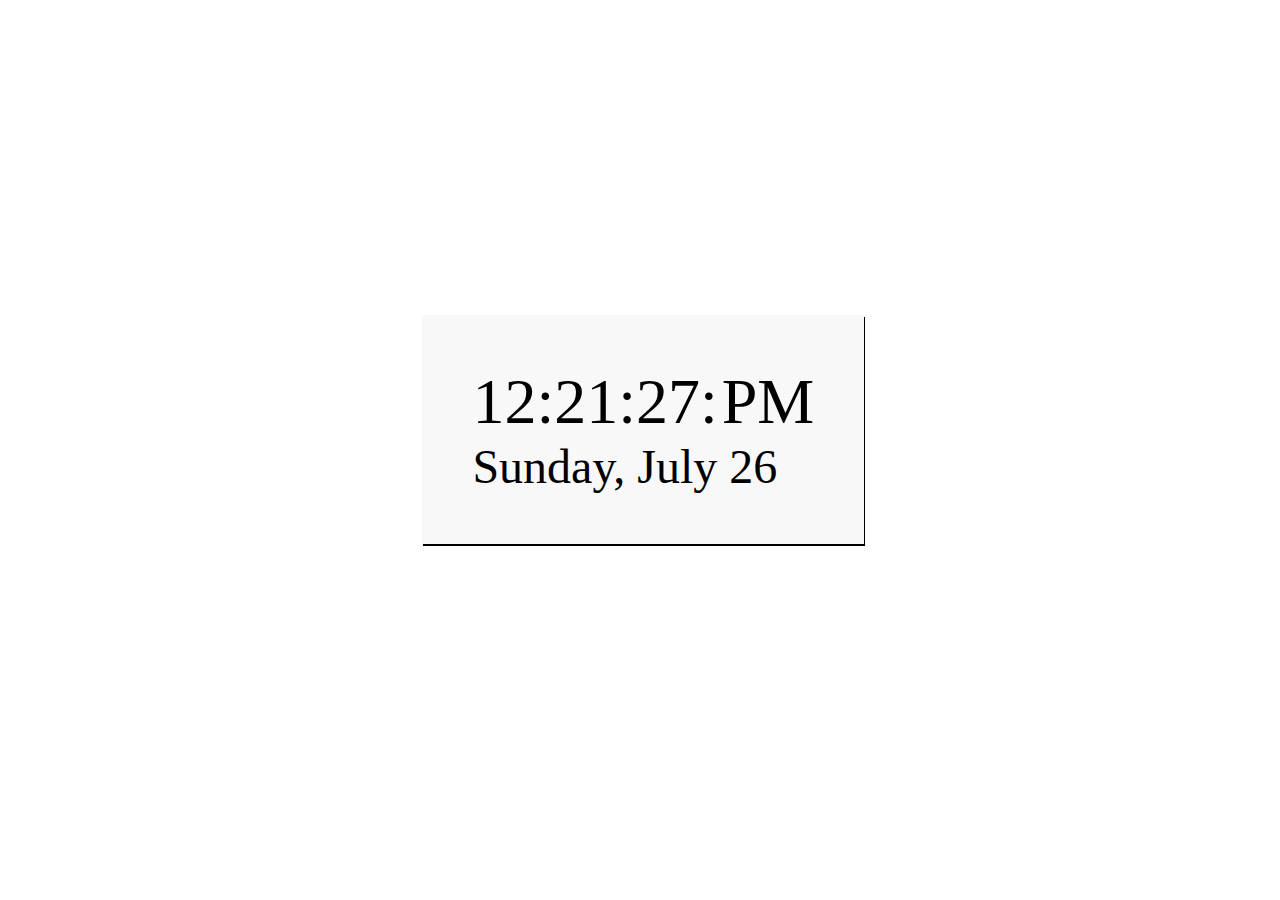
<file: Project-1/index.html>
<!DOCTYPE html>
<html lang="en">
<head>
    <meta charset="UTF-8">
    <meta name="viewport" content="width=device-width, initial-scale=1.0">
    <title> Project 1 || Clock || Calender </title>
    <style>

        .H{
            font-size: 64px;
        }
        .M{
            font-size: 64px;
        }
        .date{
            font-size: 48px;
        }
        .MyWatch{
            position: absolute;
            top: 35%;
            left: 33%;
            margin: auto;
            padding: 50px;
            background: #f8f8f8;
            box-shadow: 1px 2px ;
            display: inline-block;
        }

    </style>

</head>
<body>

    <div class="MyWatch">
        <span class="H"></span>
        
        <span class="M"></span>
        <br>
        <span class="date"></span>
    </div>



    <script>
        function myTime() {
            var myDate = new Date()
            var hr, min = (myDate.getMinutes() < 10 ) ? "0" + myDate.getMinutes() : myDate.getMinutes(), 
            sec = (myDate.getSeconds() < 10 ) ? '0' + myDate.getSeconds() : myDate.getSeconds(),
            M = (myDate.getHours() >= 12 ) ? 'PM' : 'AM'
            if(myDate.getHours() == 0 ){
                hr = 12
            }
            else if (myDate.getHours() > 12){
                hr = myDate.getHours() - 12
            }
            else{
                hr = myDate.getHours()
            }
            var currentTime = hr + ':' + min + ':' + sec + ':' 
            document.getElementsByClassName('H')[0].innerHTML = currentTime
            document.getElementsByClassName('M')[0].innerHTML = M

            var myDay = ['Sunday','Monday','Tuesday','Wednesday','Thursday','Friday','Saturday']
            var allMonth = ['January','February','March','April','May','June','July','August','September','October','November','December']

            var day = myDate.getDate()

            var currentDate = myDay[myDate.getDay()] + ", " + allMonth[myDate.getMonth()] + "  " + day;
            document.getElementsByClassName('date')[0].innerHTML = currentDate

        }

        myTime()
        setInterval(() => {
            myTime()
        }, 1000);
</script>

</body>
</html>
</file>
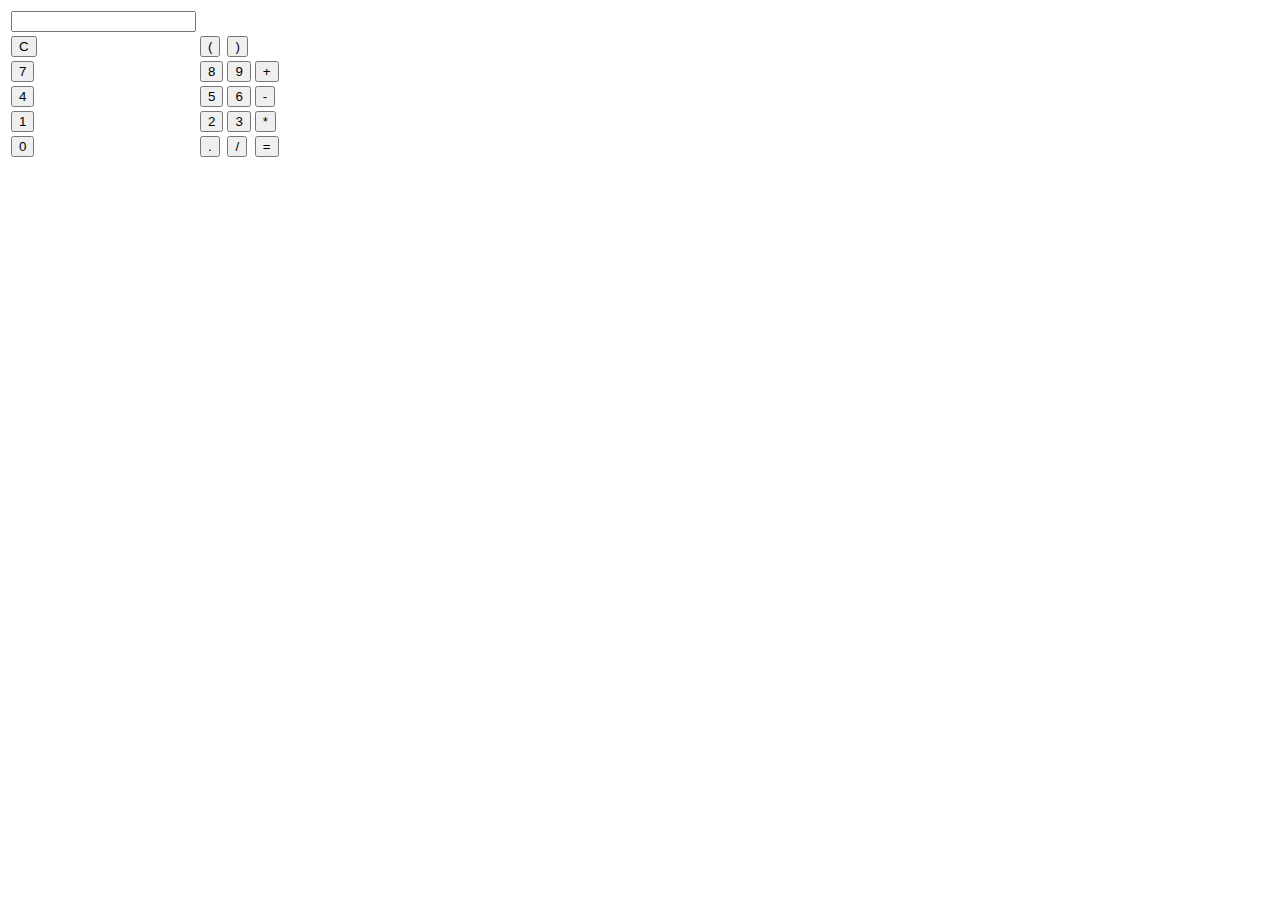
<file: Project-2/index.html>
<!DOCTYPE html>
<html lang="en">
<head>
    <meta charset="UTF-8">
    <meta name="viewport" content="width=device-width, initial-scale=1.0">
    <title> Project 2 || Calculator </title>

</head>
<body>

    <div class="calculatorBody">
        <table>
            <tr>
                <td><input type="text" id="myResult"></td>
            </tr>

            <tr>
                <td><input type="button" value="C" onclick="deleteMe()"></td>
                <td><input type="button" value="(" onclick="calc('(')"></td>
                <td><input type="button" value=")" onclick="calc(')')"></td>
            </tr>

            <tr>
                <td><input type="button" value="7" onclick="calc('7')"></td>
                <td><input type="button" value="8" onclick="calc('8')"></td>
                <td><input type="button" value="9" onclick="calc('9')"></td>
                <td><input type="button" value="+" onclick="calc('+')"></td>
            </tr>

            <tr>
                <td><input type="button" value="4" onclick="calc('4')"></td>
                <td><input type="button" value="5" onclick="calc('5')"></td>
                <td><input type="button" value="6" onclick="calc('6')"></td>
                <td><input type="button" value="-" onclick="calc('-')"></td>
            </tr>

            <tr>
                <td><input type="button" value="1" onclick="calc('1')"></td>
                <td><input type="button" value="2" onclick="calc('2')"></td>
                <td><input type="button" value="3" onclick="calc('3')"></td>
                <td><input type="button" value="*" onclick="calc('*')"></td>
            </tr>

            <tr>
                <td><input type="button" value="0" onclick="calc('0')"></td>
                <td><input type="button" value="." onclick="calc('.')"></td>
                <td><input type="button" value="/" onclick="calc('/')"></td>
                <td><input type="button" value="=" onclick="result('=')"></td>
            </tr>


        </table>
    </div>



    <script src="./app.js"></script>
</body>
</html>
</file>
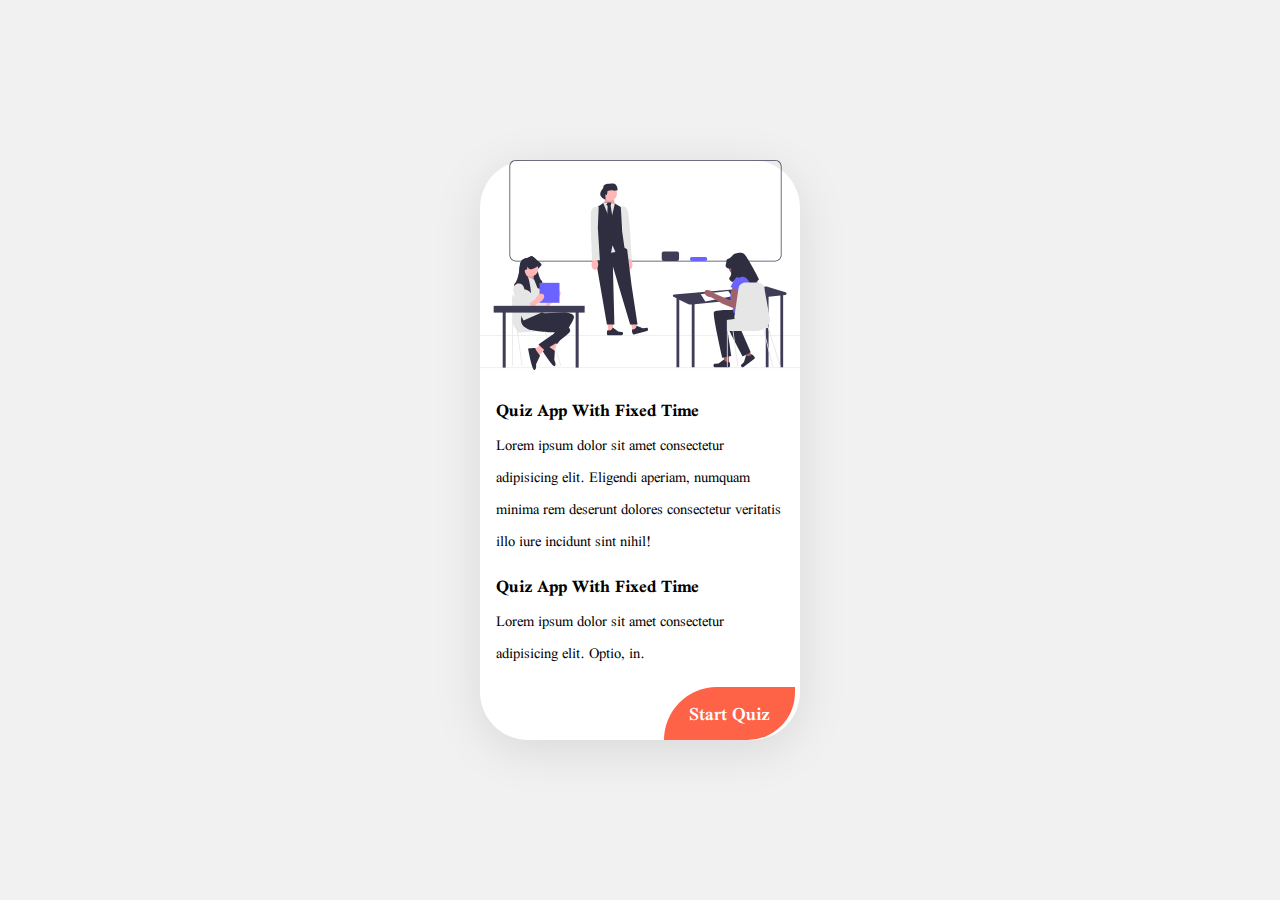
<file: Project-3-Quiz_Applixation/index.html>
<!DOCTYPE html>
<html lang="en">
<head>
    <meta charset="UTF-8">
    <meta http-equiv="X-UA-Compatible" content="IE=edge">
    <meta name="viewport" content="width=device-width, initial-scale=1.0">
    <title>Awesome Quiz App With Fixed Time || Hablu Programmer</title>
    <link rel="stylesheet" href="./style.css">
    <link rel="preconnect" href="https://fonts.googleapis.com">
    <link rel="preconnect" href="https://fonts.gstatic.com" crossorigin>
    <link href="https://fonts.googleapis.com/css2?family=Scheherazade+New:wght@400;700&display=swap" rel="stylesheet">
    <link rel="stylesheet" href="https://cdnjs.cloudflare.com/ajax/libs/font-awesome/5.15.3/css/all.min.css"/>

</head>
<body>
    <div class="MyQuizApp">
        <div class="img">
            <img src="img/img_1.svg" alt="">
        </div>
        <div class="text1">
            <h3>Quiz App With Fixed Time</h3>
            <p>Lorem ipsum dolor sit amet consectetur adipisicing elit. Eligendi aperiam, numquam minima rem deserunt dolores consectetur veritatis illo iure incidunt sint nihil!</p>
            <h3>Quiz App With Fixed Time</h3>
            <p>Lorem ipsum dolor sit amet consectetur adipisicing elit. Optio, in.</p>
        </div>
        <div class="MyBtn">
            <button class="StartQuiz">Start Quiz</button>
        </div>
    </div>





<div class="RulesBox">
    <div class="RulesTitle">Some Rules of this Quiz</div>
     <div class="RulesList">
        <ol>
            <li>You will have only <span style="color: #007bff;">15 seconds</span> per each question.</li>
            <li>Once you select your answer, it can't be undone.</li>
            <li>You can't select any option once time goes off.</li>
            <li> You can't exit from the Quiz while you're playing.</li>
            <li>You'll get points on the basis of your correct answers.</li>

        </ol>
   </div>

   <div class="Buttons">
      <button class="ExitButton">Exit Quiz</button>
      <button class="ContinueButton">Continue</button>
   </div>

</div>




<div class="Questions">

    <header class="QuestionsHeader">
        <div class="title">Start Exam</div>

        <div class="TimeCount">
            <div class="TimeLeft">Time Left</div>
            <div class="Seconds">15</div>
        </div>

        <div class="time_lines"></div>
    </header>


    <div class="section">
        <div class="text">
            <!-- <span >1. What Does HTML Stand For?</span> -->
        </div>
        
        <div class="MyOptions">
        </div>
        
    </div>

    <footer>
        <div class="total_que">
            <!-- <p>1 of 5 Questions</p> -->
        </div>
        <button class="nextBtn">Next Que</button>
    </footer>
    
</div> 



<div class="result_box">
    <div class="ResultImg">
        <img src="./img/img_1.svg" alt="">
    </div>

    <div class="complete_text">
        <div class="score_text">
            <!-- <span>Carry on 🤞 You got <p> 0 </p> out of <p> 5 </p> </span> -->
        </div>
    </div>
    <div class="buttons">
        <button class="restart1">Replay Quiz</button>
        <button class="quit">Quit Quiz</button>
    </div>
</div>





<script src="./js/app.js"></script>
<script src="./js/question.js"></script>

</body>
</html>
</file>
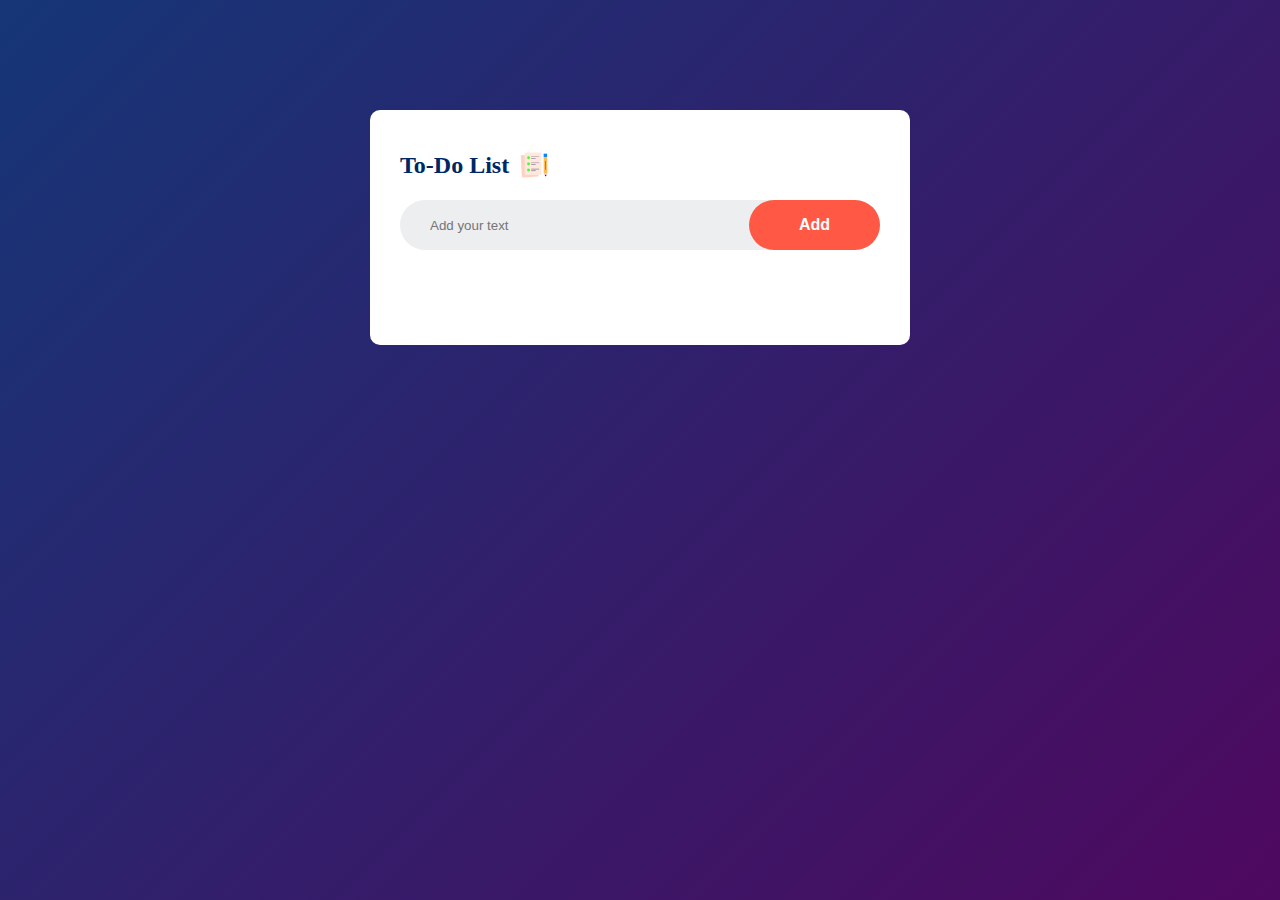
<file: Project-4-ToDo_App/index.html>
<!DOCTYPE html>
<html lang="en">
<head>
    <meta charset="UTF-8">
    <meta name="viewport" content="width=device-width, initial-scale=1.0">
    <title>To-Do Application</title>
    <link rel="stylesheet" href="style.css">
</head>
<body>

    <div class="container">
        <div class="todo-app">
            <h2>To-Do List <img src="./img/icon.png" alt="Icon"></h2>
            
            <div class="row">
                <input type="text" id="input-box" placeholder="Add your text">
                <button onclick="addTask()">Add</button>
            </div>
        
            <ul id="list-container">
                <!-- <li class="checked">Task 1</li>
                <li>Task 2</li>
                <li>Task 3</li> -->
            </ul>
        </div>
    </div>


    <script src="./script.js"></script>
    
</body>
</html>
</file>
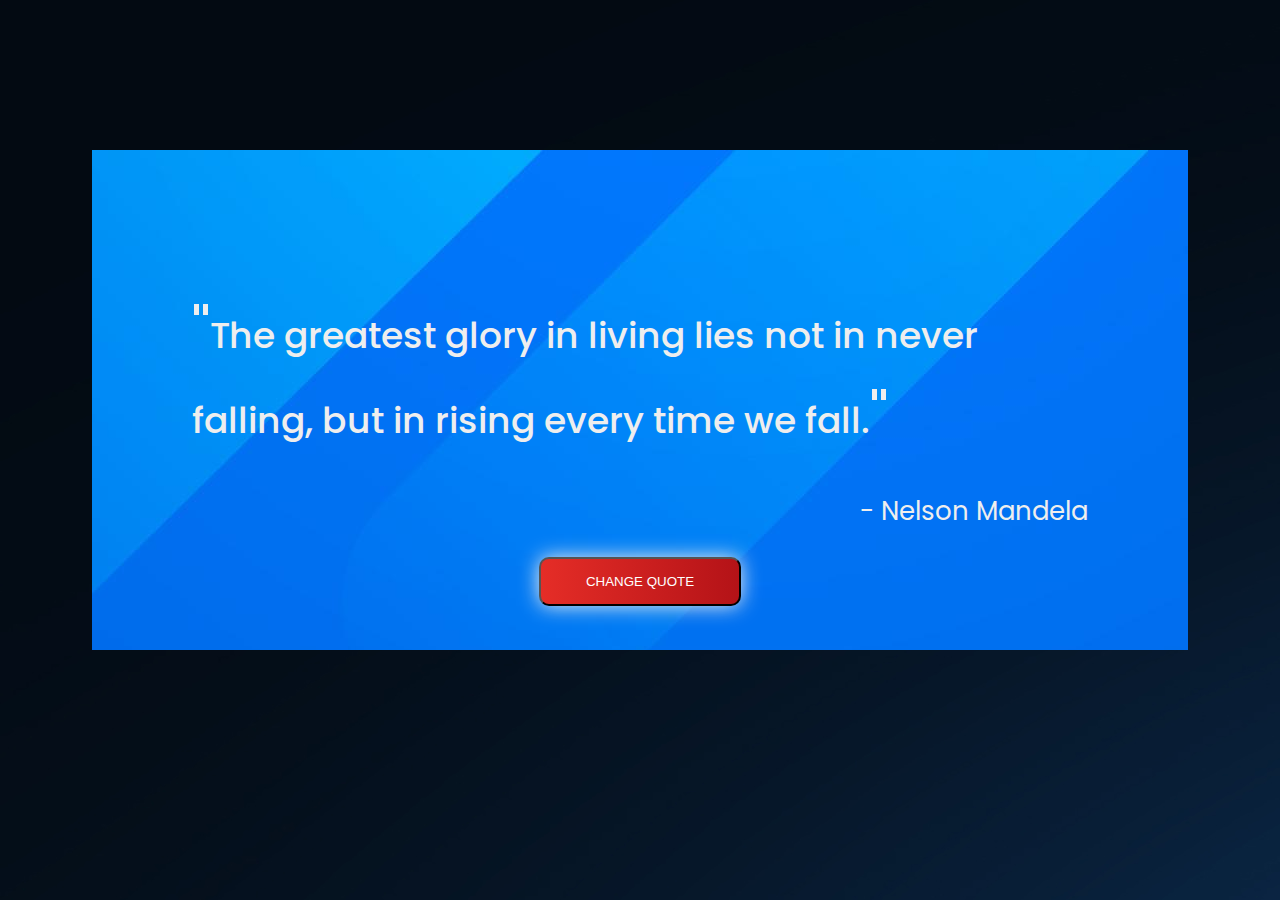
<file: Project-6-quote_app/index.html>
<!DOCTYPE html>
<html lang="en">
<head>
    <meta charset="UTF-8">
    <meta name="viewport" content="width=device-width, initial-scale=1.0">
    <title>Quote Generator</title>
    <link rel="stylesheet" href="style.css">
</head>
<body>
    
    <div class="card">
        <p class="quote"><span>"</span>The greatest glory in living lies not in never falling, but in rising every time we fall.<span>"</span></p>
        <p class="author"> - Nelson Mandela</p>
        
        <div class="buttons">
            <button class="btn-grad">Change Quote</button>
        </div>
    </div>


    
    <script src="./app.js"></script>
    <script src="./allQuote.js"></script>
</body>
</html>
</file>
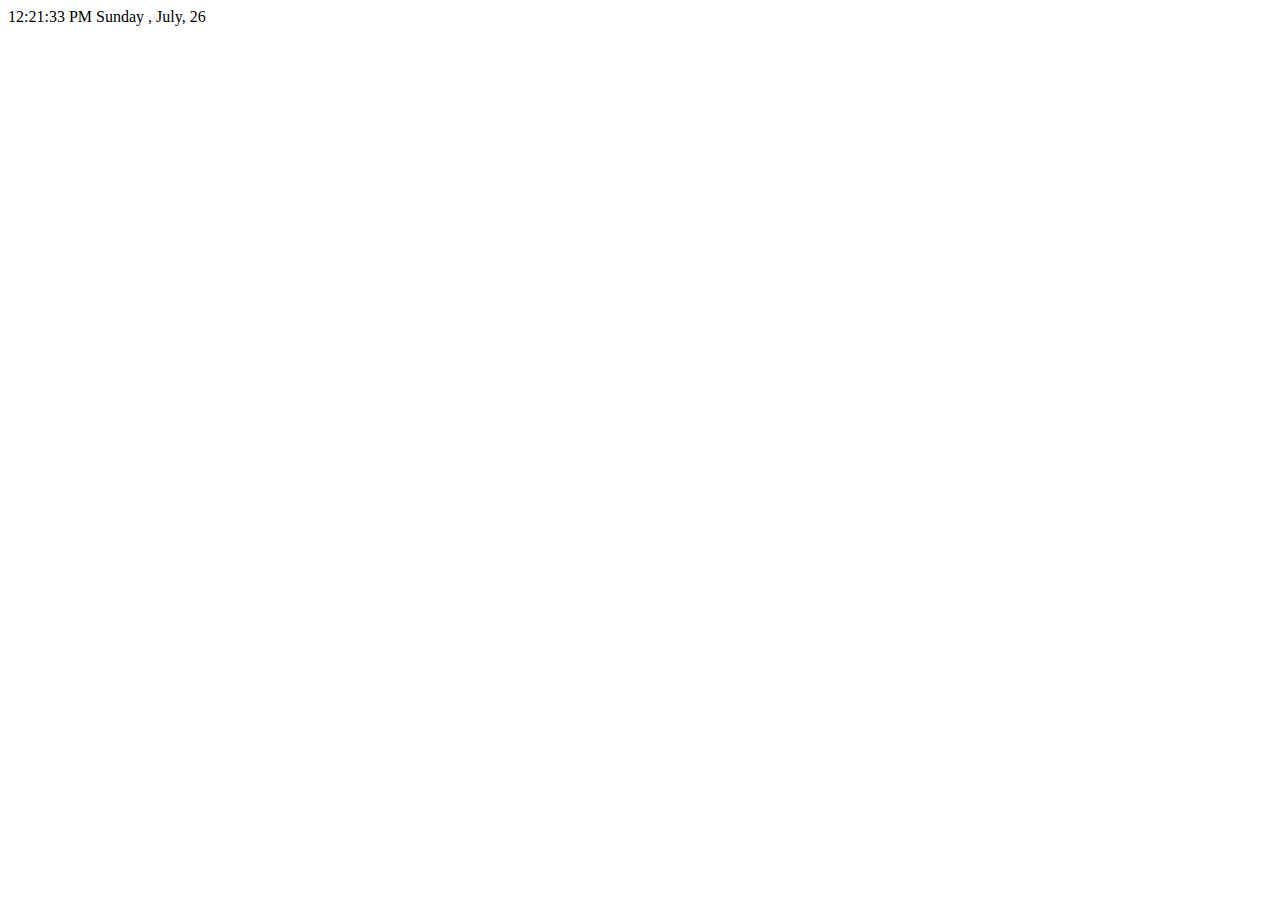
<file: Project-1/new.html>
<!DOCTYPE html>
<html lang="en">
<head>
    <meta charset="UTF-8">
    <meta name="viewport" content="width=device-width, initial-scale=1.0">
    <title>Document</title>
</head>
<body>
    

    <div class="newClock">
        <span class="hour"></span>
        <span class="am_pm"></span>
        <span class="date"></span>
    </div>


    <script>
        function theTimeProject(){
            var hour = document.querySelector('.hour')
            var am_pm = document.querySelector('.am_pm')
            var date = document.querySelector('.date')

            var newDate = new Date()


            var hr,min = (newDate.getMinutes() < 10 ) ? "0" + newDate.getMinutes() : newDate.getMinutes()
            var sec = (newDate.getSeconds() < 10 ) ? '0' + newDate.getSeconds():newDate.getSeconds()
            var MM = (newDate.getHours() >= 12) ? 'PM' : 'AM'

            if(newDate.getHours() == 0){
                hr = 12
            }else if(newDate.getHours() > 12){
                hr = newDate.getHours() - 12
            }else{
                hr = newDate.getHours()
            }

            var currentTime = hr + ":" + min + ":" + sec

            hour.innerHTML = currentTime
            am_pm.innerHTML = MM



            var myDay = ['Sunday','Monday','Tuesday','Wednesday','Thursday','Friday','Saturday']
            var allMonth = ['January','February','March','April','May','June','July','August','September','October','November','December']

            var day = newDate.getDate()

            var currentDate = myDay[(newDate.getDay())] + " , " + allMonth[(newDate.getMonth())] + ", " + day

            date.innerHTML = currentDate

        }

        theTimeProject()
    </script>

</body>
</html>
</file>
<file: Project-3-Quiz_Applixation/style.css>
*{
    margin:0;
    padding:0;
    font-family: 'Scheherazade New', serif;
}
body {
    background-color: #f1f1f1;
}
.MyQuizApp {
    width: 320px;
    height: 580px;
    position: absolute;
    top: 50%;
    left: 50%;
    background-color: #fff;
    box-shadow: rgb(0 0 0 / 10%) 0px 10px 50px;
    transform: translate(-50%, -50%);
    border-radius: 48px;
}


.img img {

    width: 100%;
    /* border-top-left-radius:48px ;
    border-top-right-radius:48px ; */
}
.text1 {
    width: 90%;
    margin:auto;
}
.text1 h3 {
    margin-top: 10px;
}


.MyBtn {
    width: 60%;
    position: absolute;
    top: 90.8%;
    left: 57.5%;
}
.MyBtn button  {
    font-size: 20px;
    font-weight: 600;
    background-color: tomato;
    border:none;
    outline: none;
    color: #fff;
    padding:6px 25px;
    cursor: pointer;
    border-radius: 57px 0px 51px 0px;
    transition: 0.2s ease-in-out;
}
.MyBtn button:hover {
    background-color: rgb(29, 194, 194); 
}



.RulesBox {
    width: 320px;
    height: 580px;
    position: absolute;
    top: 50%;
    left: 50%;
    background-color: #fff;
    box-shadow: rgb(0 0 0 / 10%) 0px 10px 50px;
    transform: translate(-50%, -50%);
    border-radius: 48px;
    opacity: 0;
    pointer-events: none;
}
.RulesBox.activeInfo{
    opacity: 1;
    z-index: 5;
    pointer-events: auto;
    transform: translate(-50%, -50%) scale(1);
}

.RulesTitle {
    text-align: center;
    font-size: 20px;
    font-weight: 600;
    border-bottom: 1px solid lightgray;
    padding:5px;
}
.RulesList {
    width: 80%;
    margin:auto;
}
ol li {
    font-size: 17px;
    font-weight: 500;
    padding:10px 25px
}
.Buttons button {
    font-size: 20px;
    font-weight: 600;
    background-color: tomato;
    border:none;
    outline: none;
    color: #fff;
    padding:6px 25px;
    cursor: pointer;
    transition: 0.2s ease-in-out;
    margin-top: 26px;
}
.ExitButton {
    border-radius: 0px 47px 0px 46px; 
}
.ExitButton:hover {
  background-color:  red;
}
.ContinueButton { 
    border-radius: 57px 0px 46px 0px;
    margin-left: 65px;
}
.ContinueButton:hover {
    background-color: rgb(29, 194, 194); 
}

.Questions {
    width: 320px;
    height: 580px;
    position: absolute;
    top: 50%;
    left: 50%;
    background-color: #fff;
    box-shadow: rgb(0 0 0 / 10%) 0px 10px 50px;
    transform: translate(-50%, -50%);
    border-radius: 48px;
    opacity: 0;
    pointer-events: none;
}
.Questions.activeInfo{
    opacity: 1;
    z-index: 5;
    pointer-events: auto;
    transform: translate(-50%, -50%) scale(1);
}
.QuestionsHeader {
    position: relative;
    z-index: 2;
    height: 70px;
    padding: 0 30px;
    border-radius: 45px;
    display: flex;
    align-items: center;
    justify-content: space-between;
}

.QuestionsHeader .title {
    font-size: 15px;
    font-weight: 600;
}
.TimeCount {
    color: #004085;
    background: #cce5ff;
    border: 1px solid #b8daff;
    height: 25px;
    border-radius: 5px;
    display: flex;
    align-items: center;
    justify-content: space-between;
    width: 120px;
}
.Seconds {
    font-size: 18px;
    font-weight: 500;
    height: 26px;
    width: 45px;
    color: #fff;
    border-radius: 5px;
    line-height: 26px;
    text-align: center;
    background: #343a40;
    border: 1px solid #343a40;
    user-select: none;
}

.time_lines {
    position: absolute;
    bottom: 0px;
    left: 0px;
    height: 3px;
    background: #007bff;
}
.section{
    padding: 25px 30px 20px 30px;
}
.text {
    font-size: 25px;
    font-weight: 600;
}
.MyOptions {
    padding: 20px 0px;
    display: block;   
}

.options {
    background: aliceblue;
    border: 1px solid #84c5fe;
    border-radius: 5px;
    padding: 8px 15px;
    font-size: 17px;
    margin-bottom: 12px;
    cursor: pointer;
    transition: all 0.3s ease;
    display: flex;
    align-items: center;
    justify-content: space-between;
}
.options:hover {
    color: #004085;
    background: #cce5ff;
    border: 1px solid #b8daff;
}
footer{
    height: 60px;
    display: flex;
    align-items: center;
    justify-content: space-between;
    border-top: 1px solid lightgrey;

}

.total_que {
    padding-bottom: 10px;
    padding-left: 30px;
}



footer button{
    font-size: 20px;
    font-weight: 600;
    padding: 6px 25px;
    outline: none;
    border: none;
    border-radius: 57px 0px 51px 0px;
    box-shadow: rgb(0 0 0 / 10%) 0px 10px 50px;
    background: tomato;
    cursor: pointer;
    color: #f1f1f1;
    transition: all 0.3s ease;
    margin-top: 11px;
    display: none;

}
footer .nextBtn:hover{
    background-color: rgb(29, 194, 194);
    
}

.options.correct{
    color: #155724;
    background: #d4edda;
    bottom: 1px solid #c3e6cb;
}

.options.incorrect{
    color: #721c24;
    background: #f8d7da;
    border: 1px solid #f5c6cb;
}


.options.disabled{
    pointer-events: none;
}

.Questions header .time_lines{
    position: absolute;
    bottom: 0;
    left: 0;
    height: 3px;
    background: #007bff;
    /* width: 50%; */
}





.result_box{
    width: 320px;
    height: 580px;
    position: absolute;
    top: 50%;
    left: 50%;
    background-color: #fff;
    box-shadow: rgb(0 0 0 / 10%) 0px 10px 50px;
    transform: translate(-50%, -50%) scale(0.9);
    border-radius: 48px;
    display: flex;
    align-items: center;
    flex-direction: column;
    justify-content: center;
    opacity: 0;
    pointer-events: none;
    transition: all 0.3s ease-in-out;

}

.ResultImg img{
    width: 100%;
}
.restart1{
    font-size: 20px;
    font-weight: 600;
    padding: 6px 25px;
    outline: none;
    border: none;
    border-radius: 57px 0px 51px 0px;
    box-shadow: rgb(0 0 0 / 10%) 0px 10px 50px;
    background: tomato;
    cursor: pointer;
    color: #f1f1f1;
    transition: all 0.3s ease;
    margin-top: 11px;
}
.restart1:hover{
    background-color: rgb(29, 194, 194);
}
.complete_text .score_text span{
    margin-top: 100px;
    display: flex;
    font-size: 19px;
    font-weight: 600;
}
.complete_text .score_text span p{
    padding: 0 10px;
}
.quit{
    font-size: 20px;
    font-weight: 600;
    padding: 6px 25px;
    outline: none;
    border: none;
    border-radius: 57px 0px 51px 0px;
    box-shadow: rgb(0 0 0 / 10%) 0px 10px 50px;
    background: tomato;
    cursor: pointer;
    color: #f1f1f1;
    transition: all 0.3s ease;
    margin-top: 11px;
}
.quit:hover{
    background-color: rgb(255, 0, 0)
}


.result_box.activeResult{
    z-index: 5;
    opacity: 1;
    transform: translate(-50%, -50%) scale(1);
    pointer-events: auto;
}

.buttons{
    margin-top: 80px;
}





 /* Questions Area  */
/*  

.TimeLeft {
    font-weight: 400;
    font-size: 15px;
    user-select: none;
}




.fa-check-circle{
    color: #155724;
}
.fa-times-circle {
    color: #721c24;

}
.options.disabled{
pointer-events: none;
}









 */
</file>
<file: Project-4-ToDo_App/style.css>
@import url('https://fonts.googleapis.com/css2?family=Poppins:wght@300;400;500;600;700&display=swap');
*{
    margin: 0;
    padding: 0;
    font-family: 'Poppins' sans-serif;
    box-sizing: border-box;
}



.container{
    width: 100%;
    min-height: 100vh;
    background: linear-gradient(135deg, #153677, #4e085f);
    padding: 10px;
}

.todo-app{
    width: 100%;
    max-width: 540px;
    background:#ffffff ;
    margin: 100px auto 20px;
    padding: 40px 30px 70px;
    border-radius: 10px;
}

.todo-app h2{
    color: #002765;
    display: flex;
    align-items: center;
    margin-bottom: 20px;
    font-weight: 700;
}

.todo-app h2 img{
    width: 30px;
    margin-left: 10px;
}


.row{
    display: flex;
    align-items: center;
    justify-content: space-between;
    background: #edeef0;
    border-radius: 30px;
    padding-left: 20px;
    margin-bottom: 25px;
}

input{
    flex: 1;
    border: none;
    outline: none;
    background: transparent;
    padding: 10px;
}



button{
    border: none;
    outline: none;
    padding: 16px 50px;
    background: #ff5945;
    color: #ffffff;
    font-size: 16px;
    cursor: pointer;
    border-radius: 40px;
    font-weight: bold;
}
button:hover{
    transition: .3s ease-in-out;
    background: #ff1900;
}

ul li{
    list-style: none;
    font-size: 17px;
    padding: 12px 10px 12px 50px;
    user-select: none;
    cursor: pointer;
    position: relative;
    border-bottom: 1px solid #002765;
}

ul li::before{
    content: '';
    position: absolute;
    height: 28px;
    width: 28px;
    border-radius: 50%;
    background-image: url("./img/unchecked.png");
    background-position: center;
    background-size: cover;
    top: 12px;
    left: 8px;
}


ul li.checked{
    color: #555;
    text-decoration: line-through;
}
ul li.checked::before{
    background-image: url("./img/checked.png");
}


ul li span{
    position: absolute;
    right: 0;
    top: 5px;
    width: 40px;
    height: 40px;
    font-size: 22px;
    color: #555555 ;
    line-height: 40px;
    text-align: center;
    border-radius: 50%;
}

ul li span:hover{
    background: #edeef0;

}
</file>
<file: Project-6-quote_app/style.css>
@import url('https://fonts.googleapis.com/css2?family=Poppins:wght@300;400;500;600;700&display=swap');

body{
    font-family: 'Poppins', sans-serif;
    margin: 0;
    padding: 0;
    box-sizing: border-box;
    background: url("./img/bg.jpg");
    width: 100%;
}

.card{
    color: #eee;
    background: url("./img/bg2.jpg");
    height: 300px;
    width: 70%;
    margin: 150px auto;
    padding: 100px;

}
.quote span{
    font-size: 56px;
}
.quote{
    font-size: 36px;
    font-weight: 500;
}
.author{
    font-size: 26px;
    text-align: right;
}

.buttons button{
    margin: auto;
}


.btn-grad {
    background-image: linear-gradient(to right, #e52d27 0%, #b31217  51%, #e52d27  100%);
    margin: 10px;
    padding: 15px 45px;
    text-align: center;
    text-transform: uppercase;
    transition: 0.5s;
    background-size: 200% auto;
    color: white;            
    box-shadow: 0 0 20px #eee;
    border-radius: 10px;
    display: block;
    cursor: pointer;
}

.btn-grad:hover {
    background-position: right center;
    color: #fff;
    text-decoration: none;
}
</file>
